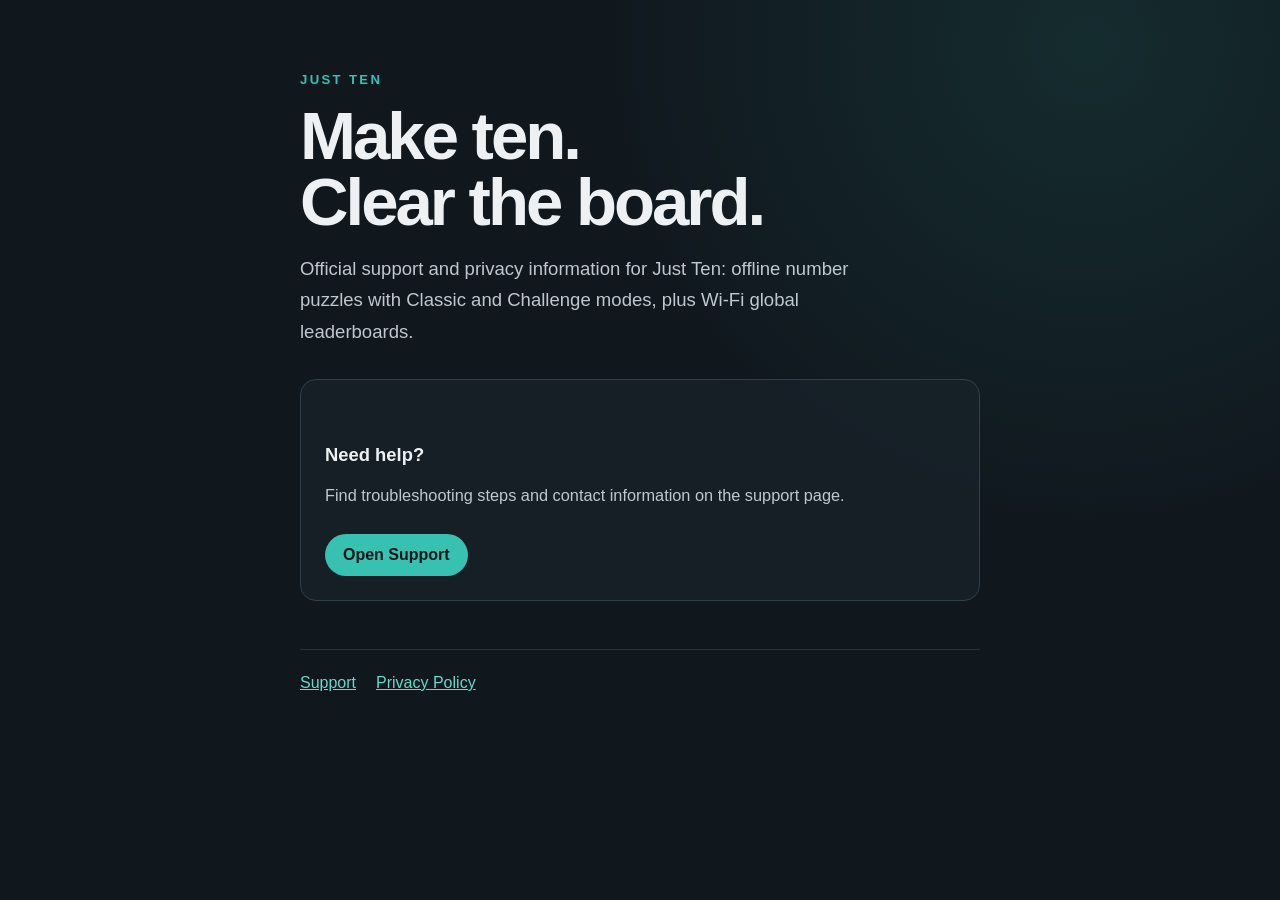
<file: index.html>
<!doctype html>
<html lang="en">
<head>
  <meta charset="utf-8">
  <meta name="viewport" content="width=device-width, initial-scale=1">
  <meta name="description" content="Support and privacy information for Just Ten.">
  <title>Just Ten</title>
  <link rel="stylesheet" href="assets/style.css">
</head>
<body>
  <main>
    <div class="wordmark">Just Ten</div>
    <h1>Make ten.<br>Clear the board.</h1>
    <p class="lede">Official support and privacy information for Just Ten: offline number puzzles with Classic and Challenge modes, plus Wi-Fi global leaderboards.</p>
    <div class="card">
      <h2>Need help?</h2>
      <p>Find troubleshooting steps and contact information on the support page.</p>
      <a class="button" href="support/">Open Support</a>
    </div>
    <nav>
      <a href="support/">Support</a>
      <a href="privacy/">Privacy Policy</a>
    </nav>
  </main>
</body>
</html>
</file>
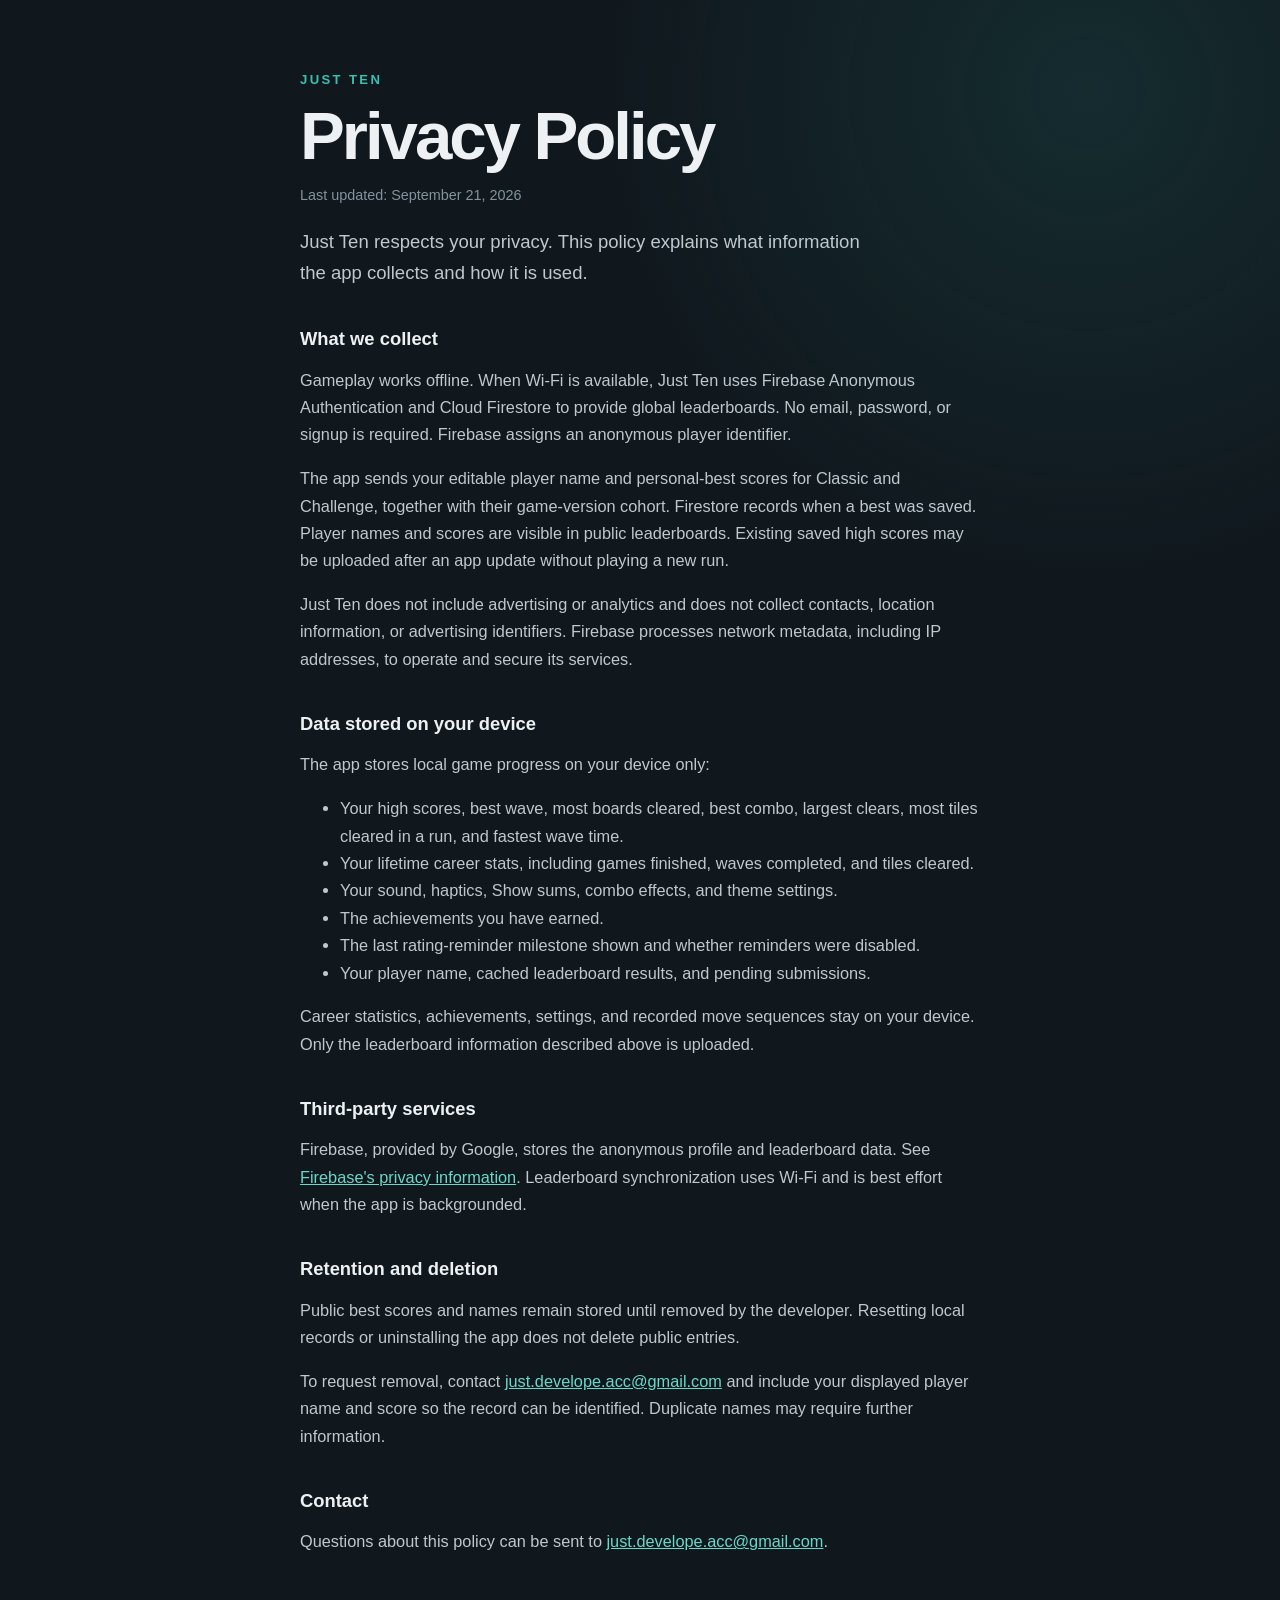
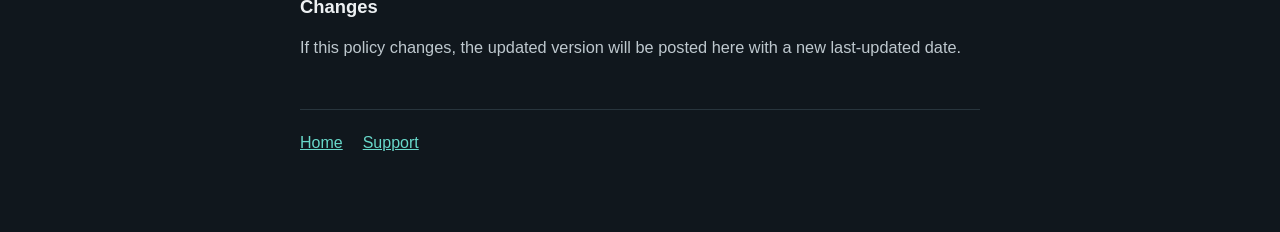
<file: privacy/index.html>
<!doctype html>
<html lang="en">
<head>
  <meta charset="utf-8">
  <meta name="viewport" content="width=device-width, initial-scale=1">
  <meta name="description" content="Privacy policy for the Just Ten puzzle game.">
  <title>Privacy Policy - Just Ten</title>
  <link rel="stylesheet" href="../assets/style.css">
</head>
<body>
  <main>
    <div class="wordmark">Just Ten</div>
    <h1>Privacy Policy</h1>
    <p class="meta">Last updated: September 21, 2026</p>
    <p class="lede">Just Ten respects your privacy. This policy explains what information the app collects and how it is used.</p>

    <h2>What we collect</h2>
    <p>Gameplay works offline. When Wi-Fi is available, Just Ten uses Firebase Anonymous Authentication and Cloud Firestore to provide global leaderboards. No email, password, or signup is required. Firebase assigns an anonymous player identifier.</p>
    <p>The app sends your editable player name and personal-best scores for Classic and Challenge, together with their game-version cohort. Firestore records when a best was saved. Player names and scores are visible in public leaderboards. Existing saved high scores may be uploaded after an app update without playing a new run.</p>
    <p>Just Ten does not include advertising or analytics and does not collect contacts, location information, or advertising identifiers. Firebase processes network metadata, including IP addresses, to operate and secure its services.</p>

    <h2>Data stored on your device</h2>
    <p>The app stores local game progress on your device only:</p>
    <ul>
      <li>Your high scores, best wave, most boards cleared, best combo, largest clears, most tiles cleared in a run, and fastest wave time.</li>
      <li>Your lifetime career stats, including games finished, waves completed, and tiles cleared.</li>
      <li>Your sound, haptics, Show sums, combo effects, and theme settings.</li>
      <li>The achievements you have earned.</li>
      <li>The last rating-reminder milestone shown and whether reminders were disabled.</li>
      <li>Your player name, cached leaderboard results, and pending submissions.</li>
    </ul>
    <p>Career statistics, achievements, settings, and recorded move sequences stay on your device. Only the leaderboard information described above is uploaded.</p>

    <h2>Third-party services</h2>
    <p>Firebase, provided by Google, stores the anonymous profile and leaderboard data. See <a href="https://firebase.google.com/support/privacy">Firebase's privacy information</a>. Leaderboard synchronization uses Wi-Fi and is best effort when the app is backgrounded.</p>

    <h2>Retention and deletion</h2>
    <p>Public best scores and names remain stored until removed by the developer. Resetting local records or uninstalling the app does not delete public entries.</p>
    <p>To request removal, contact <a href="mailto:just.develope.acc@gmail.com?subject=Just%20Ten%20Data%20Removal">just.develope.acc@gmail.com</a> and include your displayed player name and score so the record can be identified. Duplicate names may require further information.</p>

    <h2>Contact</h2>
    <p>Questions about this policy can be sent to <a href="mailto:just.develope.acc@gmail.com?subject=Just%20Ten%20Privacy">just.develope.acc@gmail.com</a>.</p>

    <h2>Changes</h2>
    <p>If this policy changes, the updated version will be posted here with a new last-updated date.</p>

    <nav>
      <a href="../">Home</a>
      <a href="../support/">Support</a>
    </nav>
  </main>
</body>
</html>
</file>
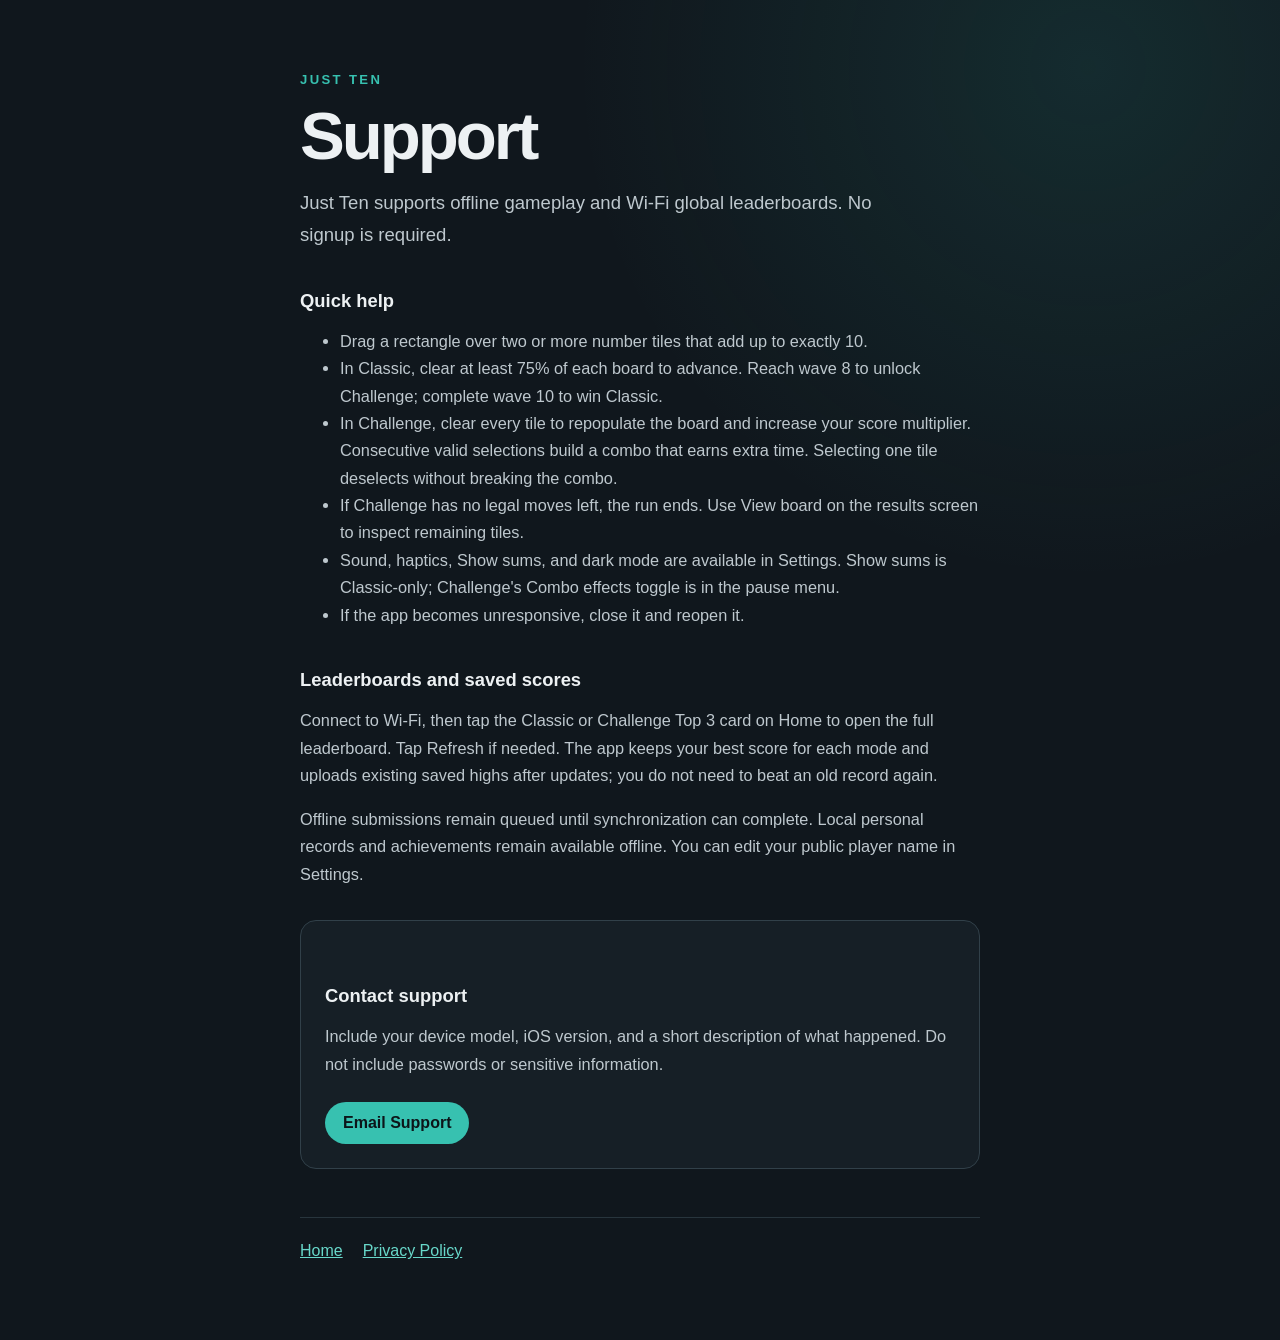
<file: support/index.html>
<!doctype html>
<html lang="en">
<head>
  <meta charset="utf-8">
  <meta name="viewport" content="width=device-width, initial-scale=1">
  <meta name="description" content="Support for the Just Ten puzzle game.">
  <title>Support - Just Ten</title>
  <link rel="stylesheet" href="../assets/style.css">
</head>
<body>
  <main>
    <div class="wordmark">Just Ten</div>
    <h1>Support</h1>
    <p class="lede">Just Ten supports offline gameplay and Wi-Fi global leaderboards. No signup is required.</p>

    <h2>Quick help</h2>
    <ul>
      <li>Drag a rectangle over two or more number tiles that add up to exactly 10.</li>
      <li>In Classic, clear at least 75% of each board to advance. Reach wave 8 to unlock Challenge; complete wave 10 to win Classic.</li>
      <li>In Challenge, clear every tile to repopulate the board and increase your score multiplier. Consecutive valid selections build a combo that earns extra time. Selecting one tile deselects without breaking the combo.</li>
      <li>If Challenge has no legal moves left, the run ends. Use View board on the results screen to inspect remaining tiles.</li>
      <li>Sound, haptics, Show sums, and dark mode are available in Settings. Show sums is Classic-only; Challenge's Combo effects toggle is in the pause menu.</li>
      <li>If the app becomes unresponsive, close it and reopen it.</li>
    </ul>

    <h2>Leaderboards and saved scores</h2>
    <p>Connect to Wi-Fi, then tap the Classic or Challenge Top 3 card on Home to open the full leaderboard. Tap Refresh if needed. The app keeps your best score for each mode and uploads existing saved highs after updates; you do not need to beat an old record again.</p>
    <p>Offline submissions remain queued until synchronization can complete. Local personal records and achievements remain available offline. You can edit your public player name in Settings.</p>

    <div class="card">
      <h2>Contact support</h2>
      <p>Include your device model, iOS version, and a short description of what happened. Do not include passwords or sensitive information.</p>
      <a class="button" href="mailto:just.develope.acc@gmail.com?subject=Just%20Ten%20Support">Email Support</a>
    </div>

    <nav>
      <a href="../">Home</a>
      <a href="../privacy/">Privacy Policy</a>
    </nav>
  </main>
</body>
</html>
</file>
<file: assets/style.css>
:root {
  color-scheme: dark;
  font-family: -apple-system, BlinkMacSystemFont, "Segoe UI", sans-serif;
  background: #10171d;
  color: #edf1f3;
}

* {
  box-sizing: border-box;
}

body {
  margin: 0;
  min-height: 100vh;
  background:
    radial-gradient(circle at 85% 5%, rgba(55, 193, 176, 0.12), transparent 32rem),
    #10171d;
}

main {
  width: min(680px, calc(100% - 40px));
  margin: 0 auto;
  padding: 72px 0 80px;
}

.wordmark {
  color: #37c1b0;
  font-size: 0.82rem;
  font-weight: 800;
  letter-spacing: 0.18em;
  text-transform: uppercase;
}

h1 {
  margin: 16px 0 12px;
  font-size: clamp(2.3rem, 8vw, 4.2rem);
  line-height: 0.98;
  letter-spacing: -0.045em;
}

h2 {
  margin-top: 40px;
  font-size: 1.15rem;
}

p,
li {
  color: #bec8ce;
  font-size: 1.02rem;
  line-height: 1.68;
}

strong {
  color: #edf1f3;
}

a {
  color: #68d8ca;
}

.lede {
  max-width: 36rem;
  font-size: 1.16rem;
}

.card {
  margin-top: 32px;
  padding: 24px;
  border: 1px solid #314049;
  border-radius: 16px;
  background: rgba(24, 34, 41, 0.82);
}

.button {
  display: inline-block;
  margin-top: 8px;
  padding: 12px 18px;
  border-radius: 999px;
  background: #37c1b0;
  color: #0c1519;
  font-weight: 800;
  text-decoration: none;
}

nav {
  display: flex;
  gap: 20px;
  margin-top: 48px;
  padding-top: 24px;
  border-top: 1px solid #28353d;
}

.meta {
  color: #83939c;
  font-size: 0.9rem;
}

@media (max-width: 520px) {
  main {
    padding-top: 48px;
  }
}
</file>
